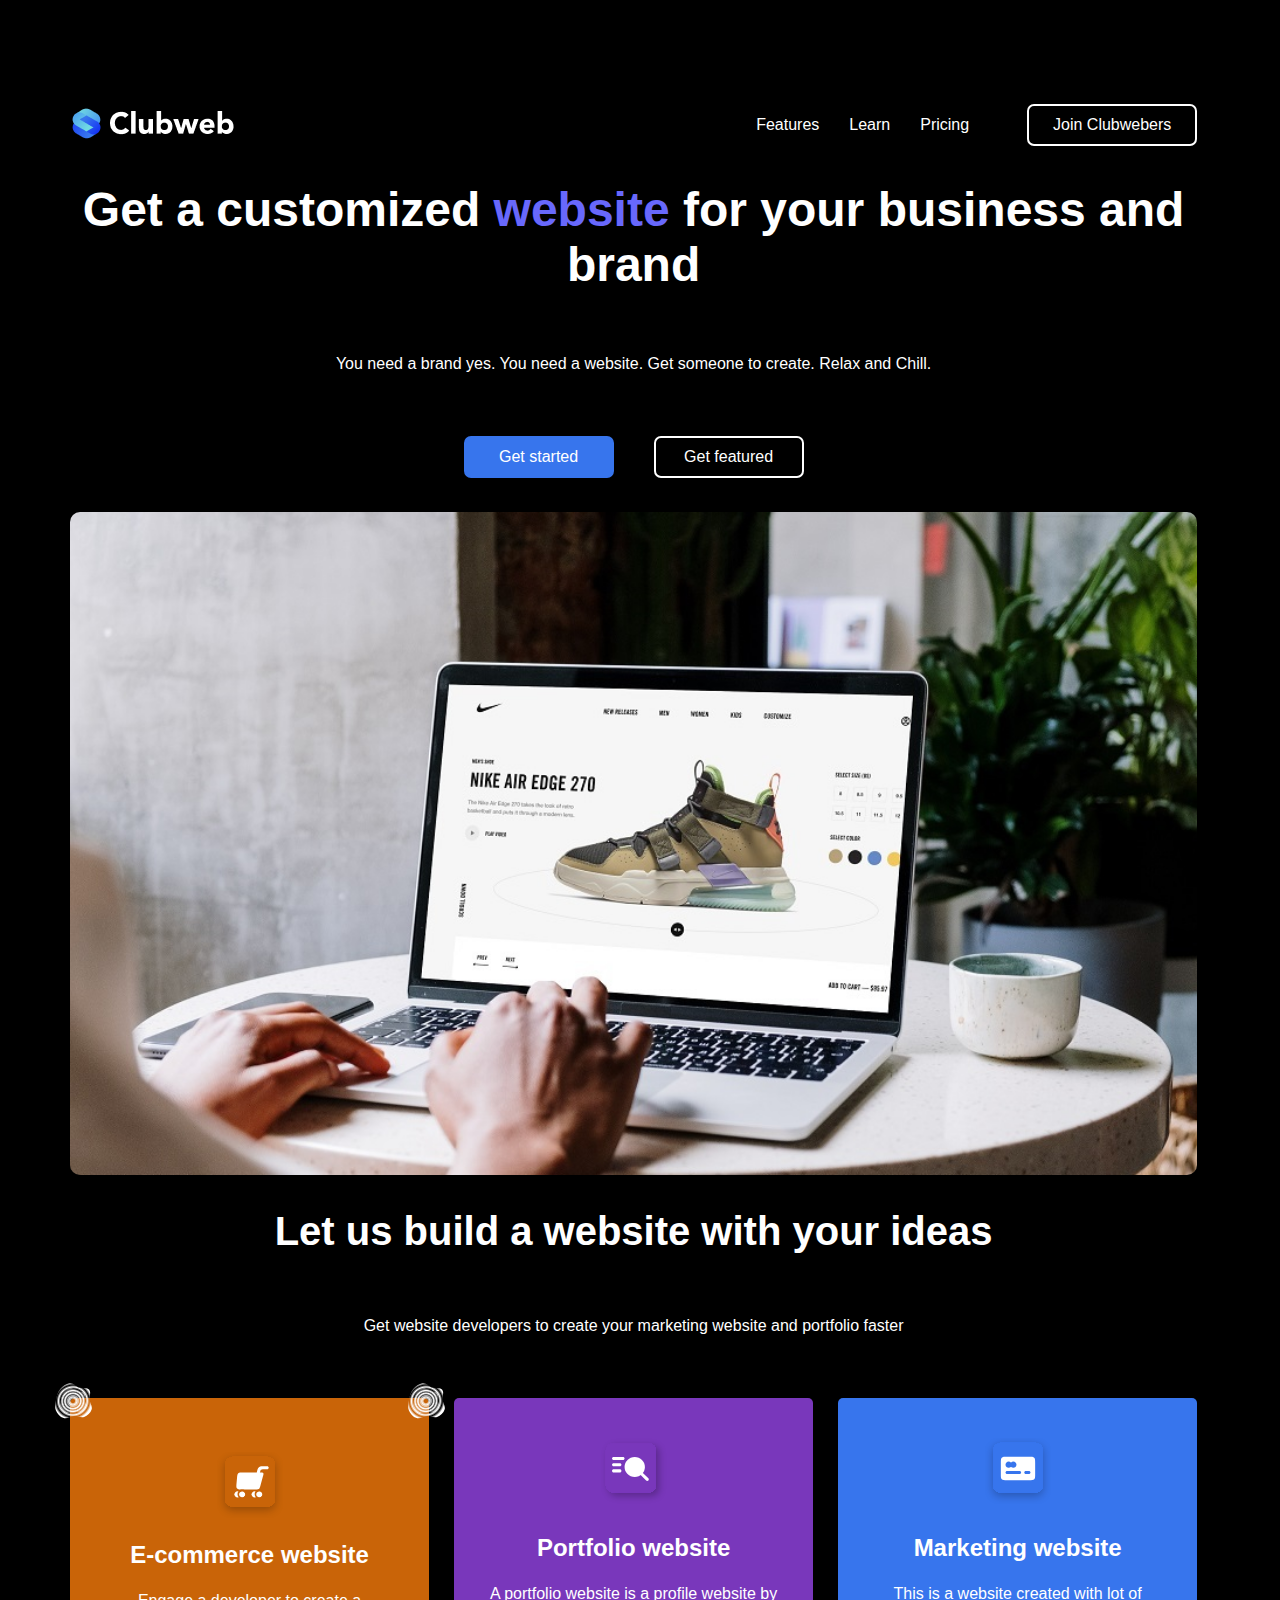
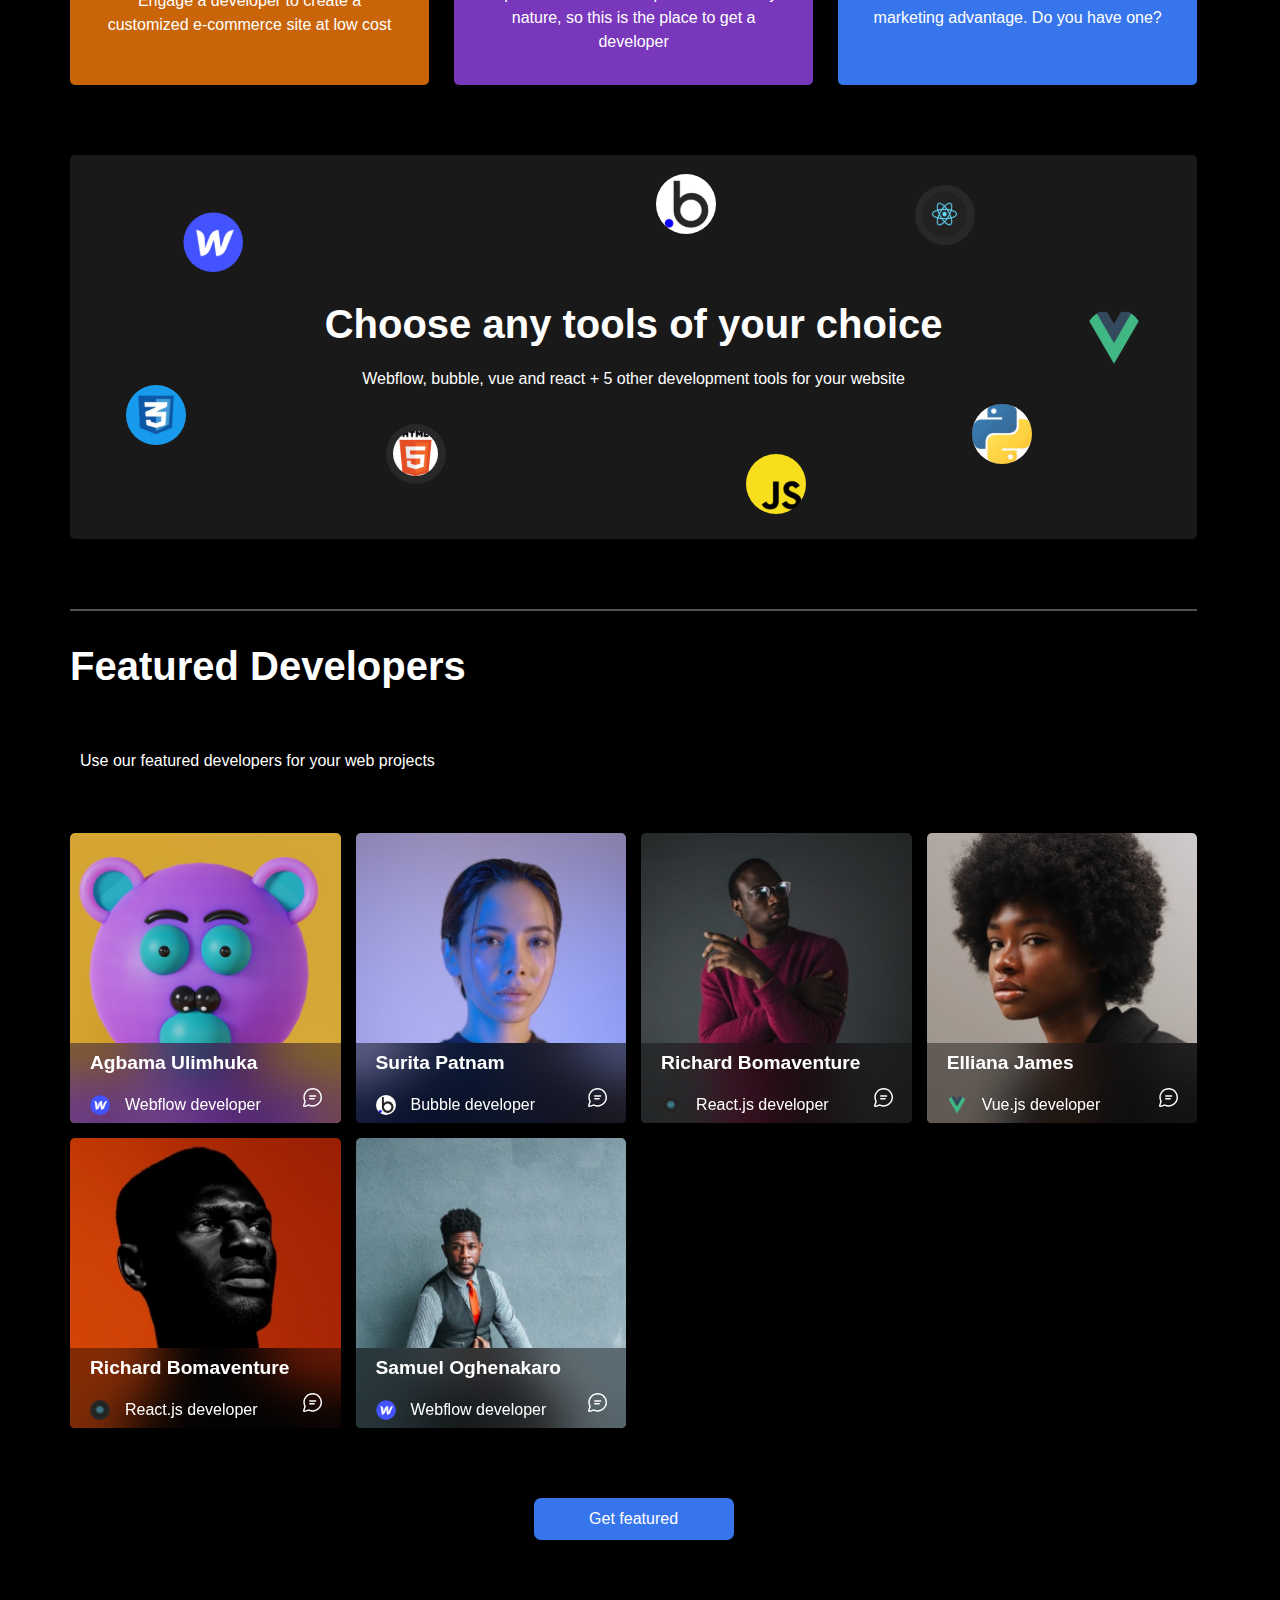
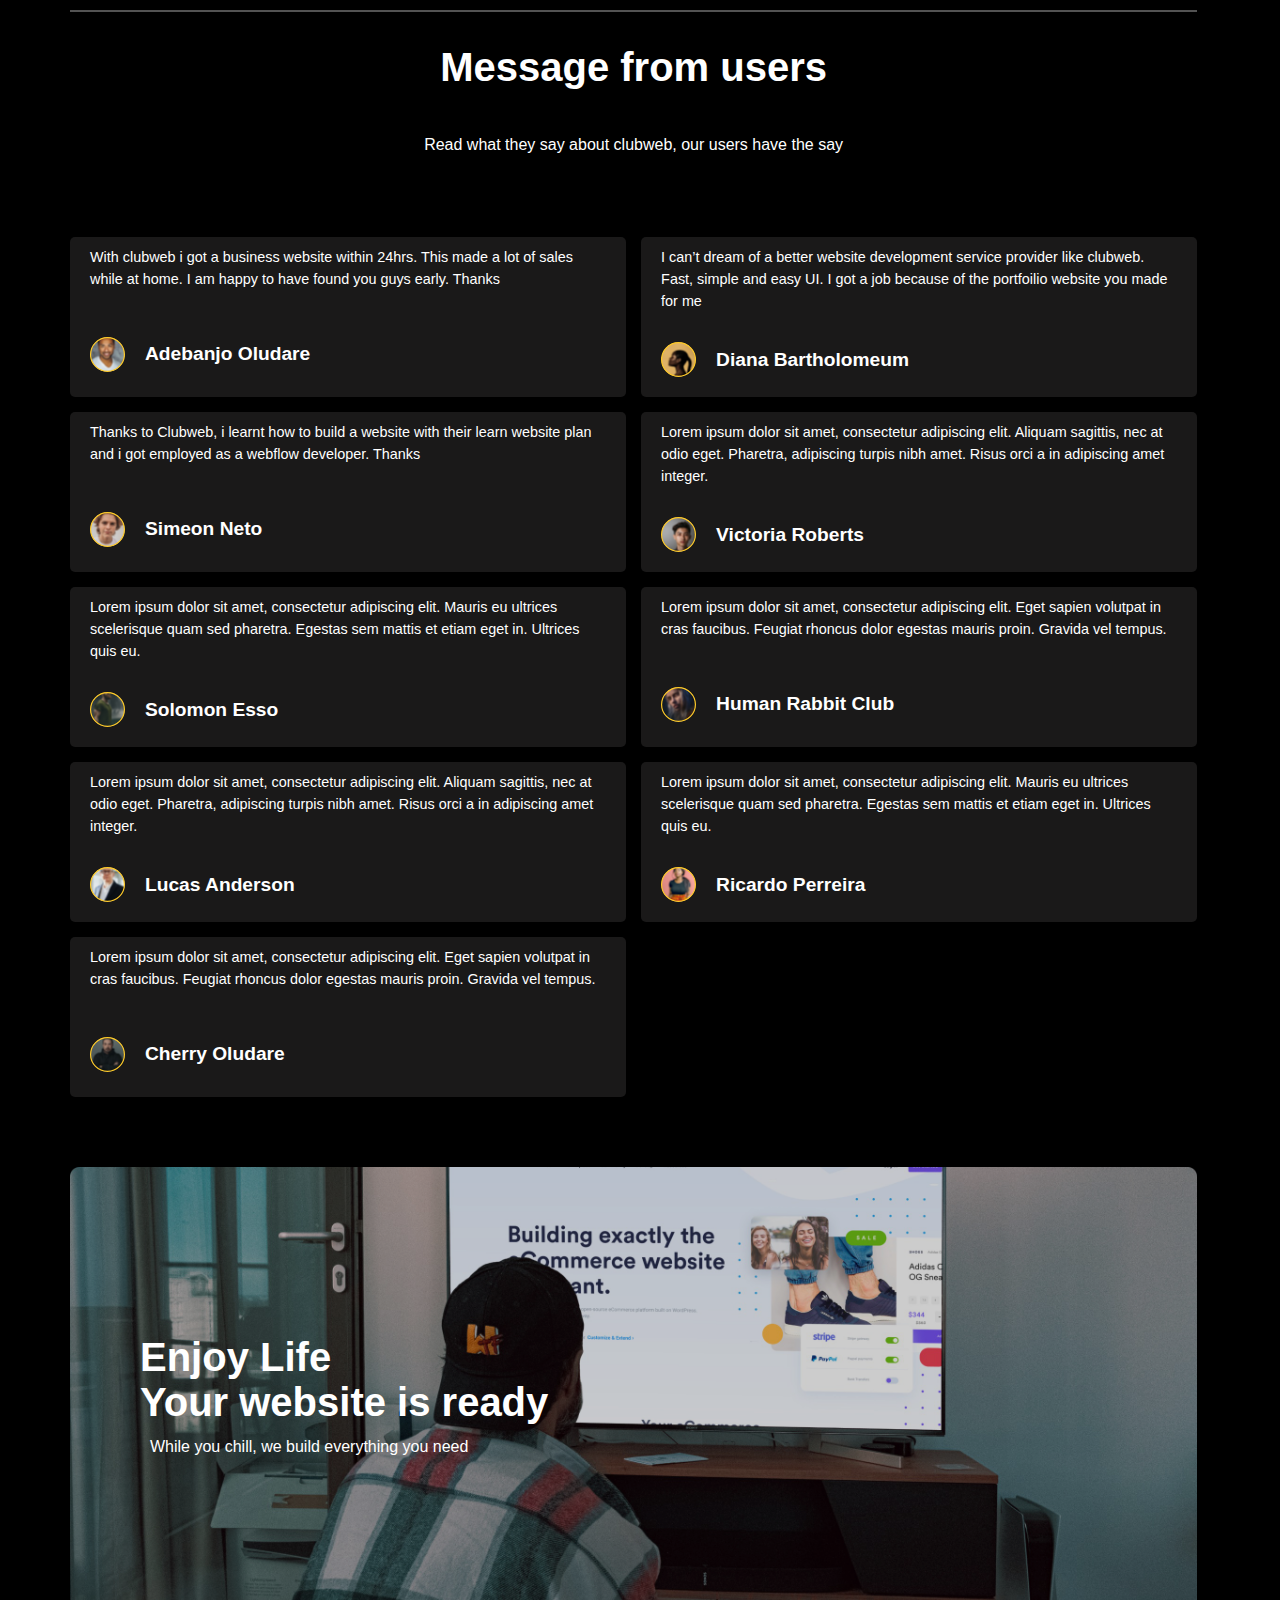
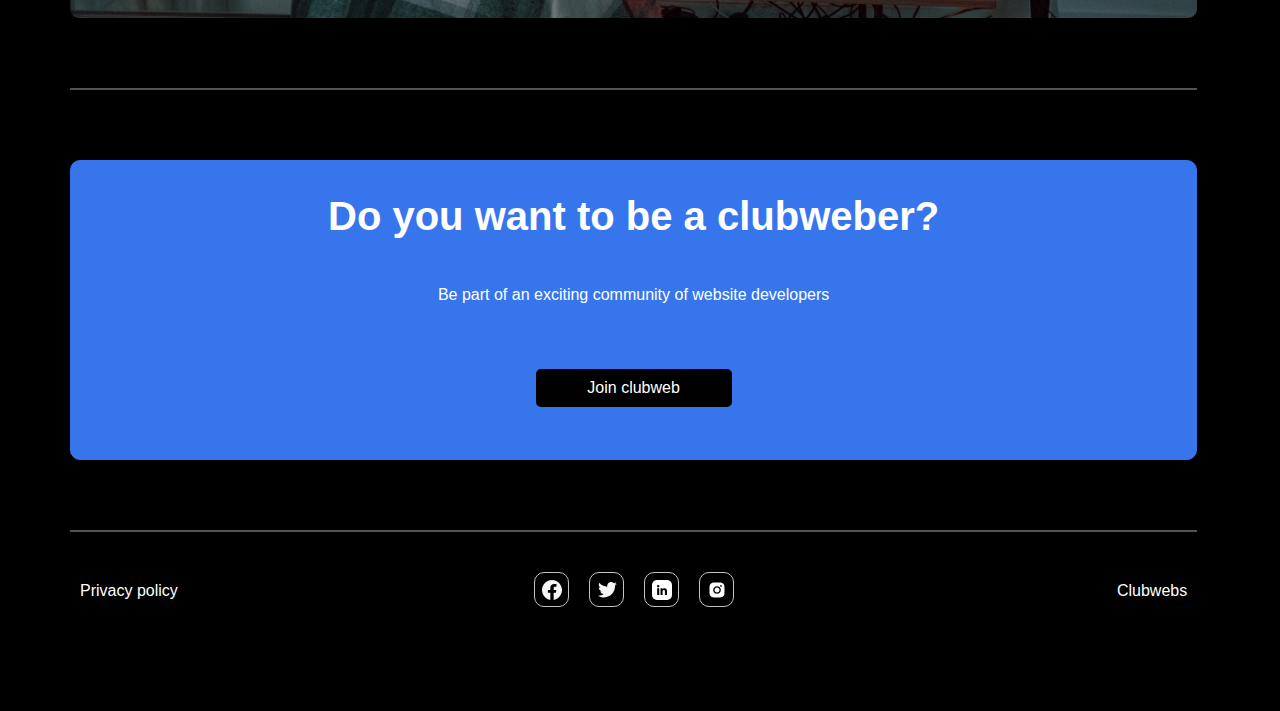
<file: index.html>
<!DOCTYPE html>
<html lang="en">
    <head>
        <meta charset="utf-8">
        <title>Simple page Design</title>
        <meta name="viewport" content="width=device-width">
        <link href="protsushyn-exam.v.2.0.css" rel="stylesheet" type="text/css">
    </head>

    <body>
        <header>
            <div class="header">
                <img src="images/clubweb.png" alt="Clubweb icon">
                <ul>
                    <li><a href="">Features</a></li>
                    <li><a href="">Learn</a></li>
                    <li><a href="">Pricing</a></li>
                </ul>
                <a class="btn join-clubwebers" href="">Join Clubwebers</a>
            </div>
        </header>

        <main>
            <section> <!--section 1-->
                <h1>Get a customized <a href="">website</a> for your business and brand</h1>
                <p id="margin-tb-50px">You need a brand yes. You need a website. Get someone to create. Relax and Chill.</p>
                <div class="wrapper">
                    <a class="btn btn-blue" href="">Get started</a>
                    <a class="btn btn-dark" href="">Get featured</a>
                </div>
            </section>

            <img class="laptop" src="images/laptop2.jpg" alt="Man with laptop">

            <section> <!--section 2-->
                <h2>Let us build a website with your ideas</h2>
                <p id="margin-tb-50px">Get website developers to create your marketing website and portfolio faster</p>
            
                <div class="three-image">
                    <div class="card-idea card-e-commerce">
                        <div class="card-e-commerce-web-icons">
                            <img class="card-idea__img card-e-commerce__web-icon1" src="images/web.svg" alt="web corners">
                            <img class="card-idea__img card-e-commerce__web-icon2" src="images/web.svg" alt="web corners">
                        </div>
                        <img class="card-idea__img card-e-commerce-img" src="images/e-commerce.svg" alt="e-commerce icon">
                        <div class="card-e-commerce-text card-text">
                            <h4>E-commerce website</h4>
                            <p>Engage a developer to create a customized e-commerce site at low cost</p>
                        </div>
                    </div>

                    <div class="card-idea card-portfolio">
                        <img class="card-idea__img card-portfolio-img" src="images/portfolio.svg" alt="portfolio icon">
                        <div class="card-portfolio-text card-text">
                            <h4>Portfolio website</h4>
                            <p>A portfolio website is a profile website by nature, so this is the place to get a developer</p>
                        </div>
                    </div>

                    <div class="card-idea card-marketing">
                        <img class="card-idea__img card-marketing-img" src="images/marketing.svg" alt="marketing icon">
                        <div class="card-marketing-text card-text">
                            <h4>Marketing website</h4>
                            <p>This is a website created with lot of marketing advantage. Do you have one?</p>
                        </div>
                    </div>
                </div>

                <div class="choose">
                    <img src="images/choose/webflow.svg" alt="webflow icon">
                    <img src="images/choose/bubble.svg" alt="bubble icon">
                    <img src="images/choose/react.svg" alt="react icon">
                    <img src="images/choose/css.svg" alt="css icon">
                    <img src="images/choose/html5.svg" alt="html5 icon">
                    <img src="images/choose/js.svg" alt="js icon">
                    <img src="images/choose/other.svg" alt="other icon">
                    <img src="images/choose/vue.svg" alt="vue icon">
                    <h2>Choose any tools of your choice</h2>
                    <p>Webflow, bubble, vue and react + 5 other development tools for your website</p>
                </div>
            </section>

            <div class="br"> </div>

            <section> <!--section 3-->
                <h2>Featured Developers</h2>
                <p id="margin-tb-50px">Use our featured developers for your web projects</p>

                <div class="developers">
                    <div class="card-dev">
                        <img class="card-dev__bg-img" src="images/developers/agbama.jpg" alt="Agbama developer">
                        <div class="card-dev__caption">
                            <div class="card-dev__info">
                                <h5 class="card-dev__title">Agbama Ulimhuka</h5>
                                <div class="card-dev__skill">
                                    <img class="card-dev__icon" src="images/choose/webflow.svg" alt="webflow icon">
                                    <p>Webflow developer</p>
                                </div>
                                <img class="card-dev__comment-icon card-dev__icon" src="images/developers/com.svg" alt="comment icon">
                            </div>
                        </div>
                    </div>
                    <div class="card-dev">
                        <img class="card-dev__bg-img" src="images/developers/surita.jpg" alt="Surita developer">
                        <div class="card-dev__caption">
                            <div class="card-dev__info">
                                <h5 class="card-dev__title">Surita Patnam</h5>
                                <div class="card-dev__skill">
                                    <img class="card-dev__icon" src="images/choose/bubble.svg" alt="bubble icon">
                                    <p>Bubble developer</p>
                                </div>
                                <img class="card-dev__comment-icon card-dev__icon" src="images/developers/com.svg" alt="comment icon">
                            </div>
                        </div>
                    </div>
                    <div class="card-dev">
                        <img class="card-dev__bg-img" src="images/developers/richard2.jpg" alt="Richard developer second photo">
                        <div class="card-dev__caption">
                            <div class="card-dev__info">
                                <h5 class="card-dev__title">Richard Bomaventure</h5>
                                <div class="card-dev__skill">
                                    <img class="card-dev__icon" src="images/choose/react.svg" alt="react icon">
                                    <p>React.js developer</p>
                                </div>
                                <img class="card-dev__comment-icon card-dev__icon" src="images/developers/com.svg" alt="comment icon">
                            </div>
                        </div>
                    </div>
                    <div class="card-dev">
                        <img class="card-dev__bg-img" src="images/developers/elliana.jpg" alt="Elliana developer">
                        <div class="card-dev__caption">
                            <div class="card-dev__info">
                                <h5 class="card-dev__title">Elliana James</h5>
                                <div class="card-dev__skill">
                                    <img class="card-dev__icon" src="images/choose/vue.svg" alt="vue icon">
                                    <p>Vue.js developer</p>
                                </div>
                                <img class="card-dev__comment-icon card-dev__icon" src="images/developers/com.svg" alt="comment icon">
                            </div>
                        </div>
                    </div>
                    <div class="card-dev">
                        <img class="card-dev__bg-img" src="images/developers/richard.jpg" alt="Richard developer">
                        <div class="card-dev__caption">
                            <div class="card-dev__info">
                                <h5 class="card-dev__title">Richard Bomaventure</h5>
                                <div class="card-dev__skill">
                                    <img class="card-dev__icon" src="images/choose/react.svg" alt="react icon">
                                    <p>React.js developer</p>
                                </div>
                                <img class="card-dev__comment-icon card-dev__icon" src="images/developers/com.svg" alt="comment icon">
                            </div>
                        </div>
                    </div>
                    <div class="card-dev">
                        <img class="card-dev__bg-img" src="images/developers/samuel.jpg" alt="Samuel developer">
                        <div class="card-dev__caption">
                            <div class="card-dev__info">
                                <h5 class="card-dev__title">Samuel Oghenakaro</h5>
                                <div class="card-dev__skill">
                                    <img class="card-dev__icon" src="images/choose/webflow.svg" alt="webflow icon">
                                    <p>Webflow developer</p>
                                </div>
                                <img class="card-dev__comment-icon card-dev__icon" src="images/developers/com.svg" alt="comment icon">
                            </div>
                        </div>
                    </div>
                </div>
                <a class="btn btn-blue" href="">Get featured</a>
            </section>

            <div class="br"></div>

            <section> <!--section 4-->
                <h2>Message from users</h2>
                <p>Read what they say about clubweb, our users have the say</p>

                <div class="comments">
                    <div class="comment-card">
                        <p>With clubweb i got a business website within 24hrs. This made a lot of sales while at home. I am happy to have found you guys early. Thanks</p>
                        <img src="images/comments/adebanjo.svg" alt="Comment from customer">
                        <h5>Adebanjo Oludare</h5>
                    </div>
                    <div class="comment-card">
                        <p>I can’t dream of a better website development service provider like clubweb. Fast, simple and easy UI. I got a job because of the portfoilio website you made for me</p>
                        <img src="images/comments/diana.svg" alt="Comment from customer">
                        <h5>Diana Bartholomeum</h5>
                    </div>
                    <div class="comment-card">
                        <p>Thanks to Clubweb, i learnt how to build a website with their learn website plan and i got employed as a webflow developer. Thanks</p>
                        <img src="images/comments/simeon.svg" alt="Comment from customer">
                        <h5>Simeon Neto</h5>
                    </div>
                    <div class="comment-card">
                        <p>Lorem ipsum dolor sit amet, consectetur adipiscing elit. Aliquam sagittis, nec at odio eget. Pharetra, adipiscing turpis nibh amet. Risus orci a in adipiscing amet integer.</p>
                        <img src="images/comments/victoria.svg" alt="Comment from customer">
                        <h5>Victoria Roberts</h5>
                    </div>
                    <div class="comment-card">
                        <p>Lorem ipsum dolor sit amet, consectetur adipiscing elit. Mauris eu ultrices scelerisque quam sed pharetra. Egestas sem mattis et etiam eget in. Ultrices quis eu.</p>
                        <img src="images/comments/solomon.svg" alt="Comment from customer">
                        <h5>Solomon Esso</h5>
                    </div>
                    <div class="comment-card">
                        <p>Lorem ipsum dolor sit amet, consectetur adipiscing elit. Eget sapien volutpat in cras faucibus. Feugiat rhoncus dolor egestas mauris proin. Gravida vel tempus.</p>
                        <img src="images/comments/human.svg" alt="Comment from customer">
                        <h5>Human Rabbit Club</h5>
                    </div>
                    <div class="comment-card">
                        <p>Lorem ipsum dolor sit amet, consectetur adipiscing elit. Aliquam sagittis, nec at odio eget. Pharetra, adipiscing turpis nibh amet. Risus orci a in adipiscing amet integer.</p>
                        <img src="images/comments/lucas.svg" alt="Comment from customer">
                        <h5>Lucas Anderson</h5>
                    </div>
                    <div class="comment-card">
                        <p>Lorem ipsum dolor sit amet, consectetur adipiscing elit. Mauris eu ultrices scelerisque quam sed pharetra. Egestas sem mattis et etiam eget in. Ultrices quis eu.</p>
                        <img src="images/comments/ricardo.svg" alt="Comment from customer">
                        <h5>Ricardo Perreira</h5>
                    </div>
                    <div class="comment-card">
                        <p>Lorem ipsum dolor sit amet, consectetur adipiscing elit. Eget sapien volutpat in cras faucibus. Feugiat rhoncus dolor egestas mauris proin. Gravida vel tempus.</p>
                        <img src="images/comments/cherry.svg" alt="Comment from customer">
                        <h5>Cherry Oludare</h5>
                    </div>
                </div>
            </section>

            <div class="website">
                <picture>
                    <source media="(max-width: 670px)" srcset="images/website-small.png">
                    <source media="(min-width: 671px)" srcset="images/website.jpg">
                    <img src="images/website.jpg" alt="Your site is ready, image">
                </picture>
                <h2>Enjoy Life <br>Your website is ready</h2>
                <p>While you chill, we build everything you need</p>
            </div>
            
            <div class="br"></div>

            <section> <!--Section 5 Clubweber-->
                <div class="clubweber">
                    <h2>Do you want to be a clubweber?</h2>
                    <p>Be part of an exciting community of website developers</p>

                    <a class="btn btn-dark" href="">Join clubweb</a>
                </div>
            </section>

            <div class="br"></div>
        </main>

        <footer>
            <p><a href="">Privacy policy</a></p>
            <div class="social">
                <a href=""><img src="images/social/facebook.svg" alt="Facebook icon"></a>
                <a href=""><img src="images/social/twitter.svg" alt="Twitter icon"></a>
                <a href=""><img src="images/social/linkedin.svg" alt="Linkedin icon"></a>
                <a href=""><img src="images/social/instagram.svg" alt="Instagram icon"></a>
            </div>
            <p><a href="">Clubwebs</a></p>
        </footer>
    </body>
</html>
</file>
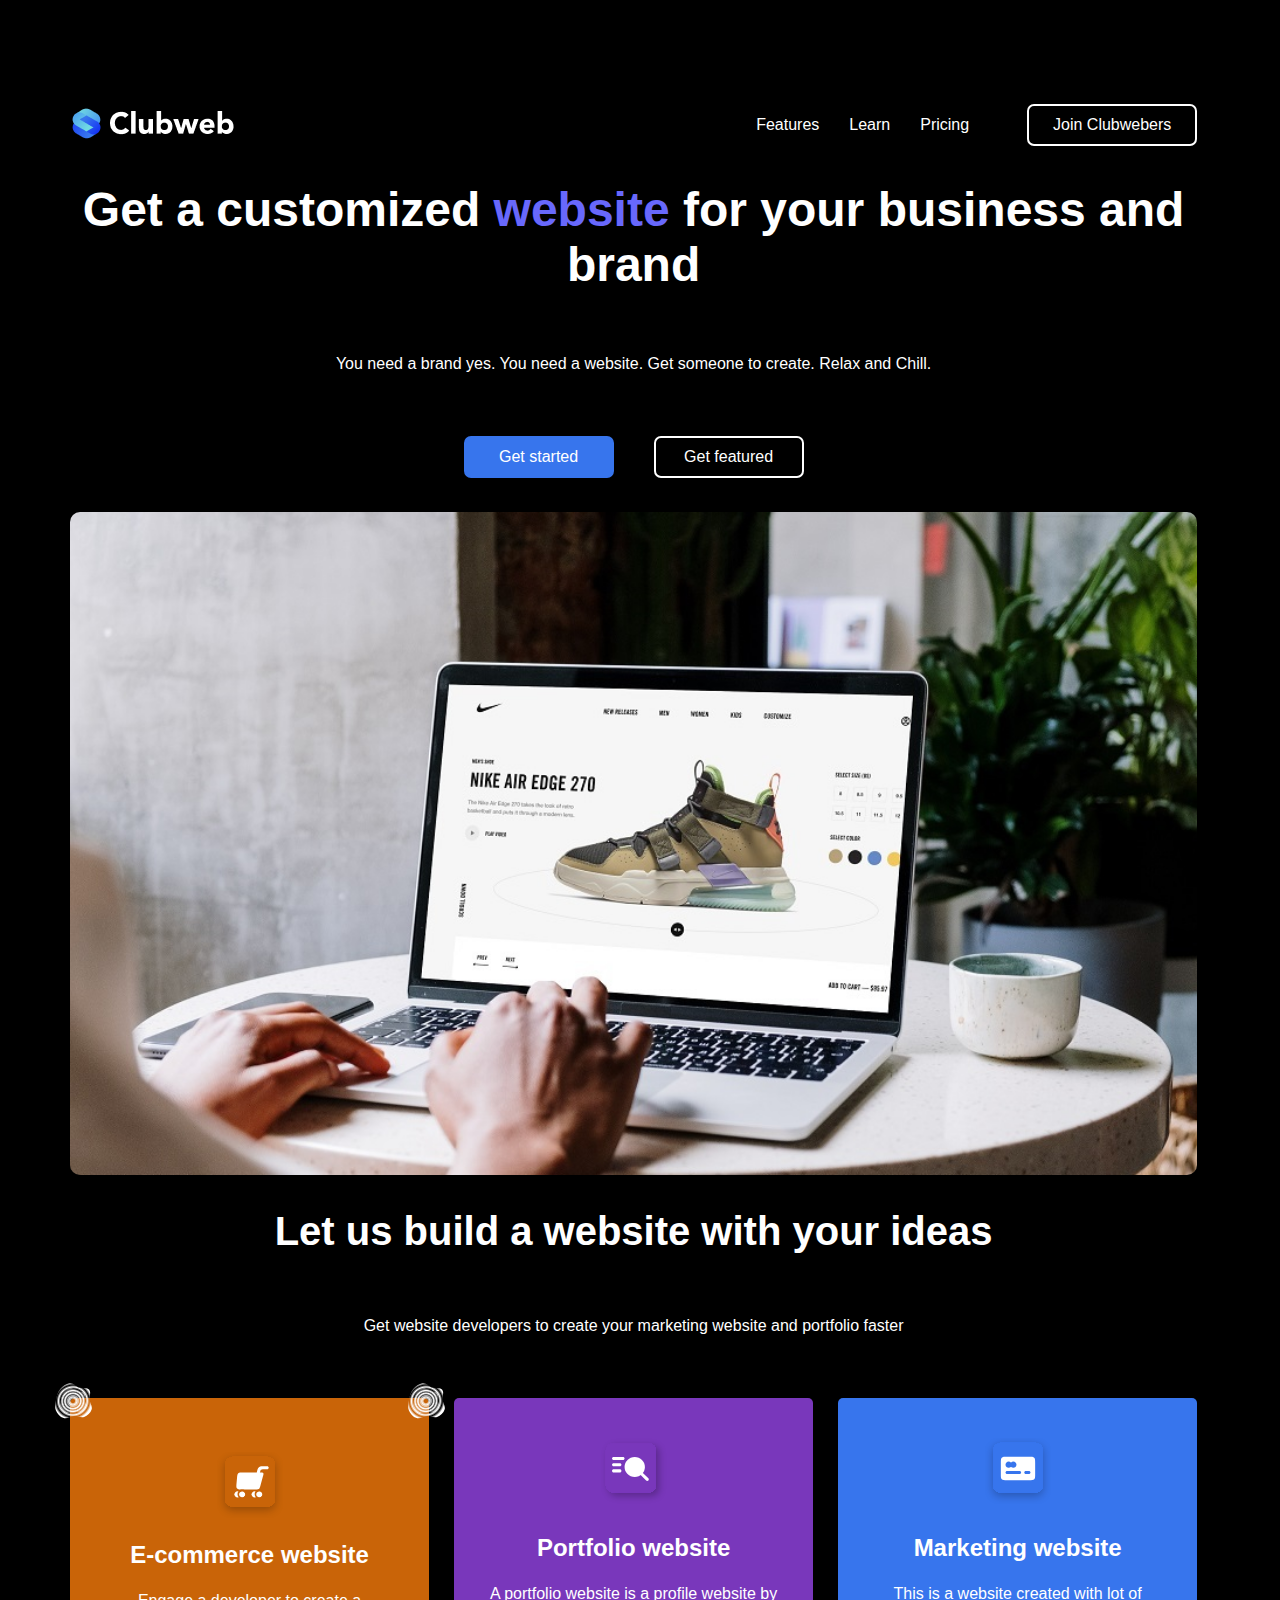
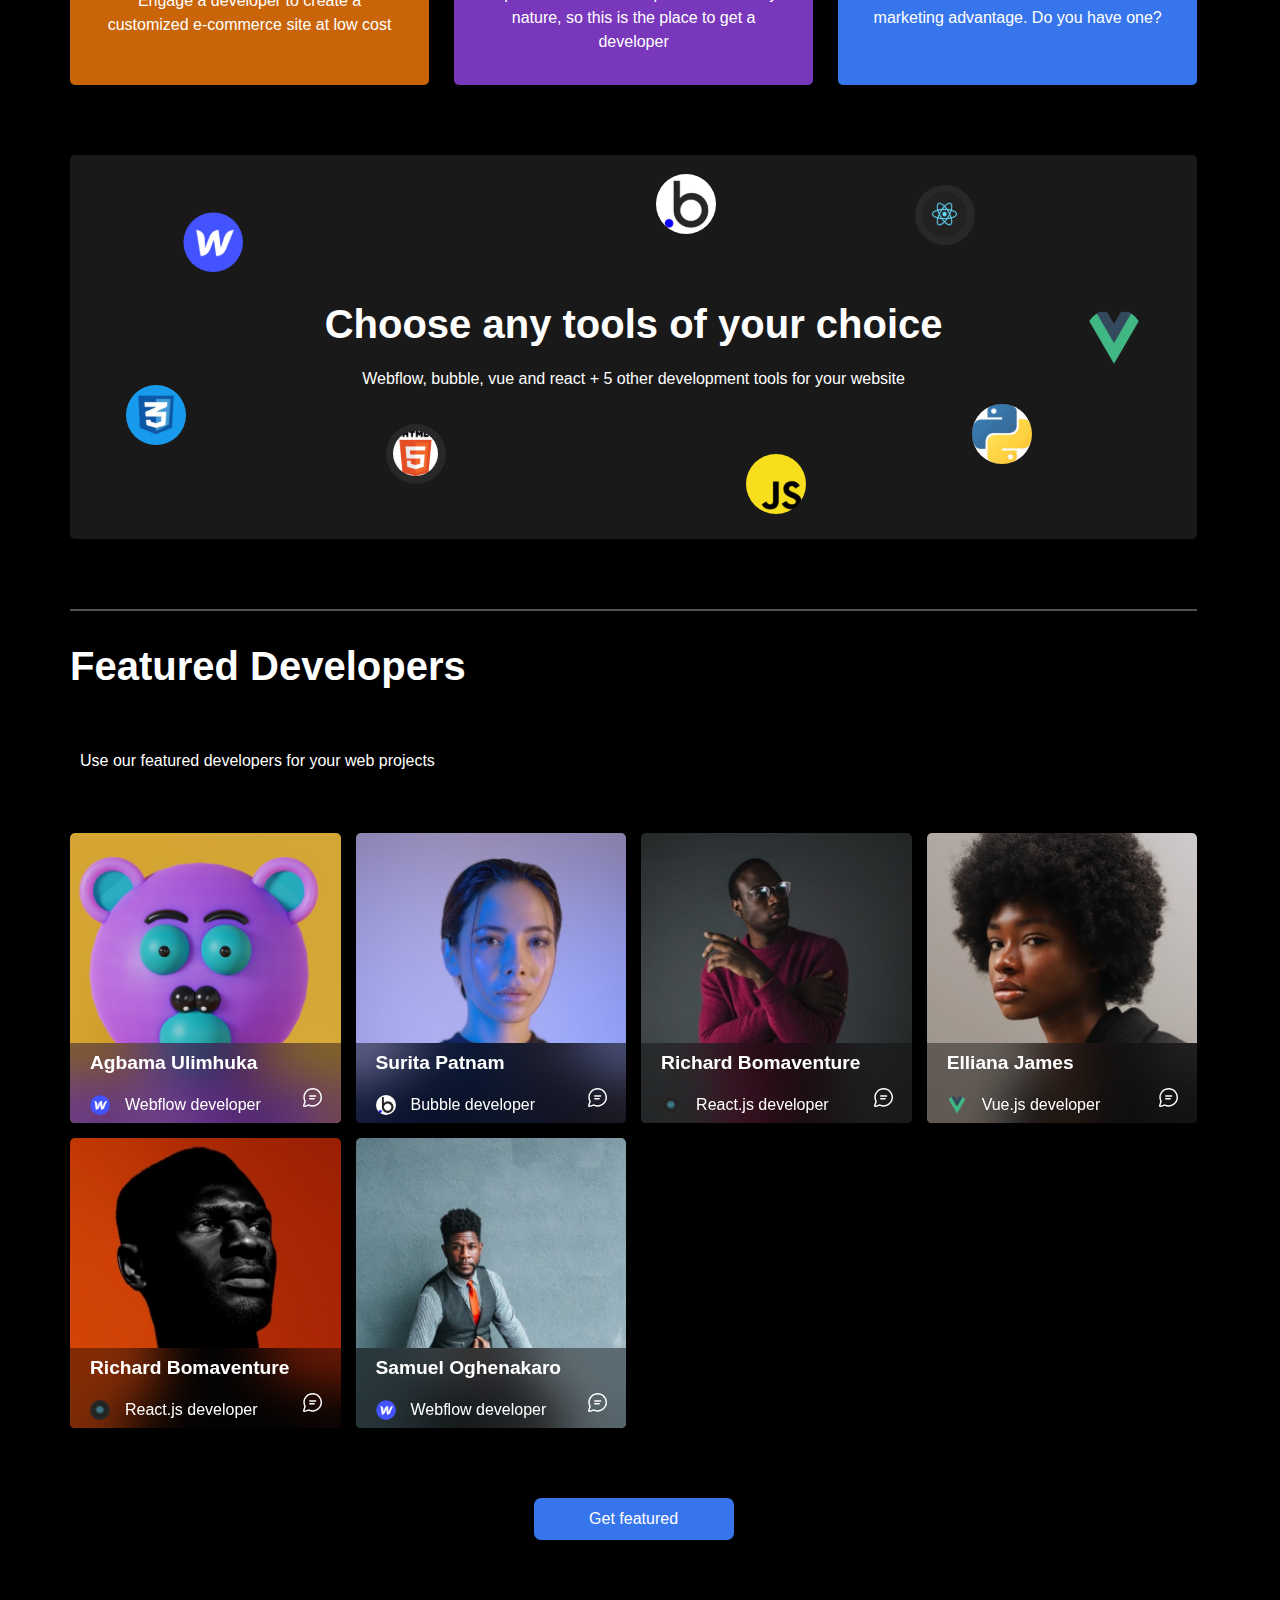
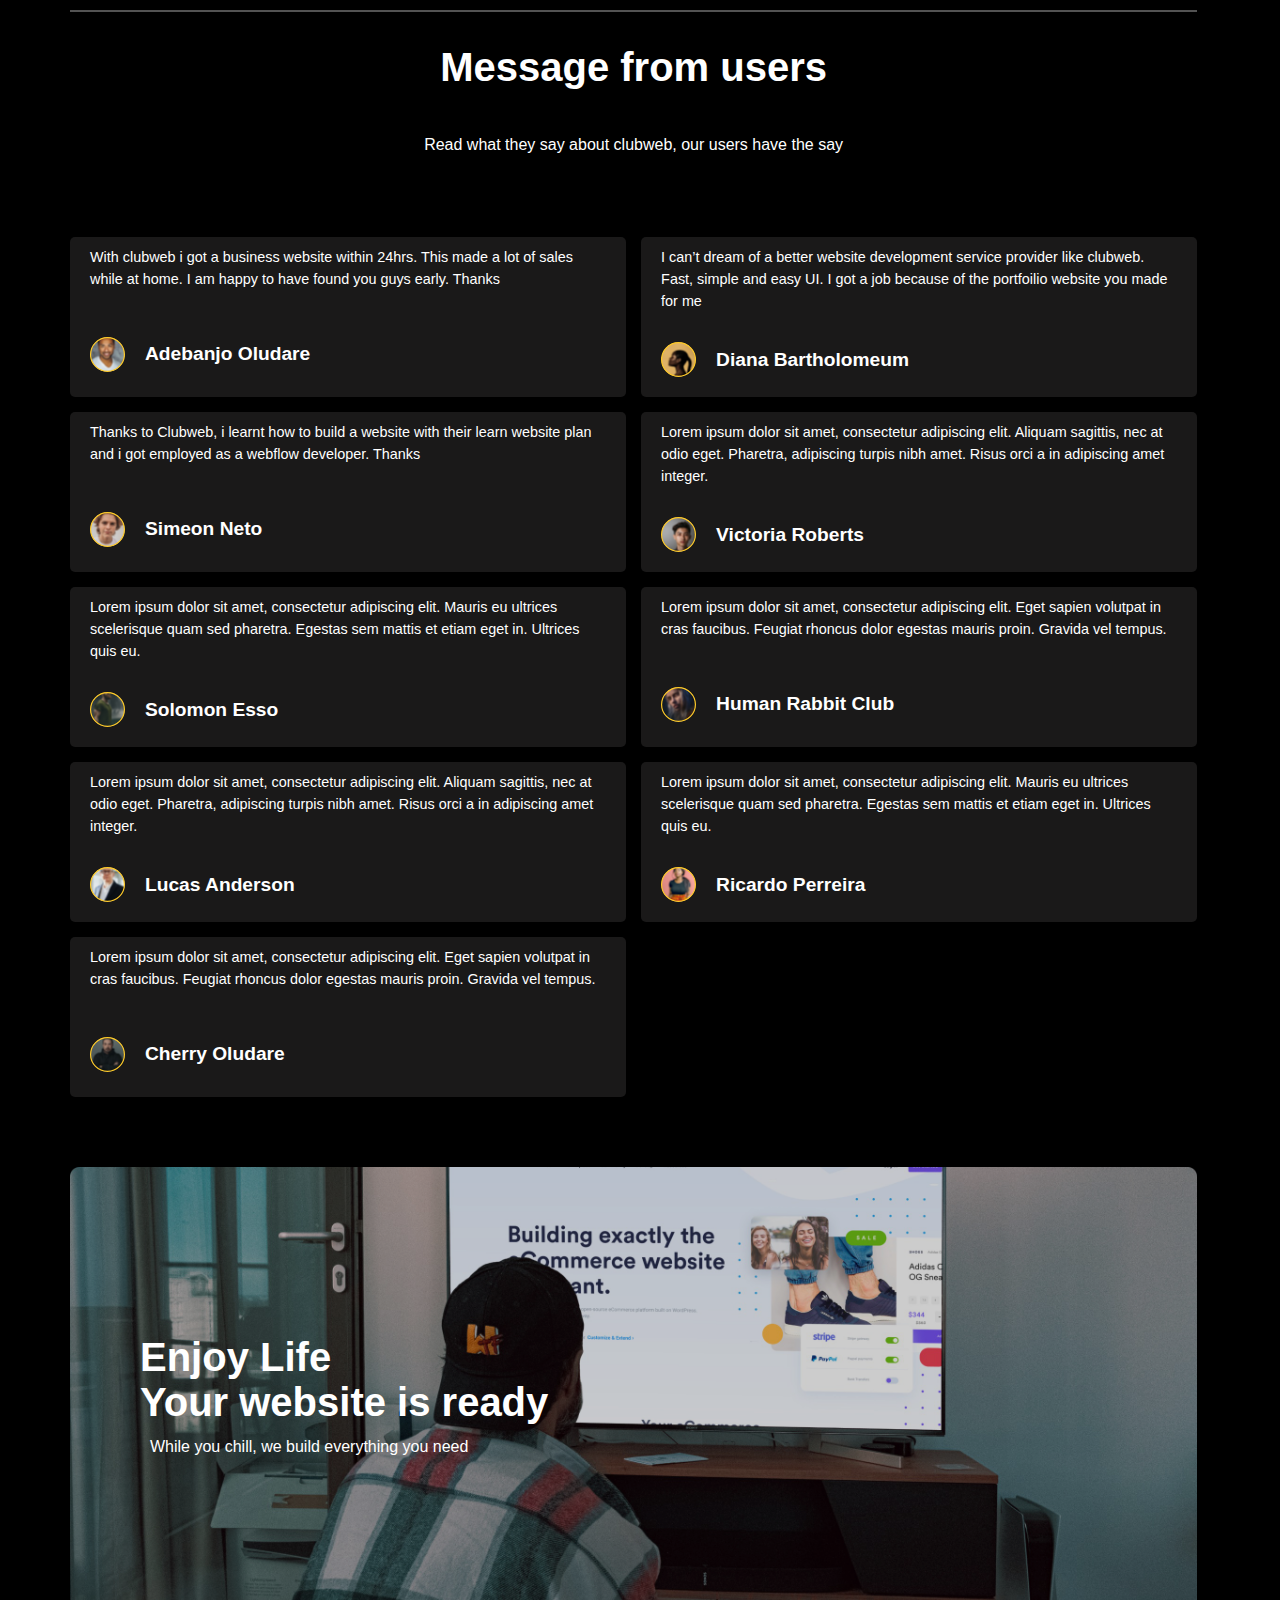
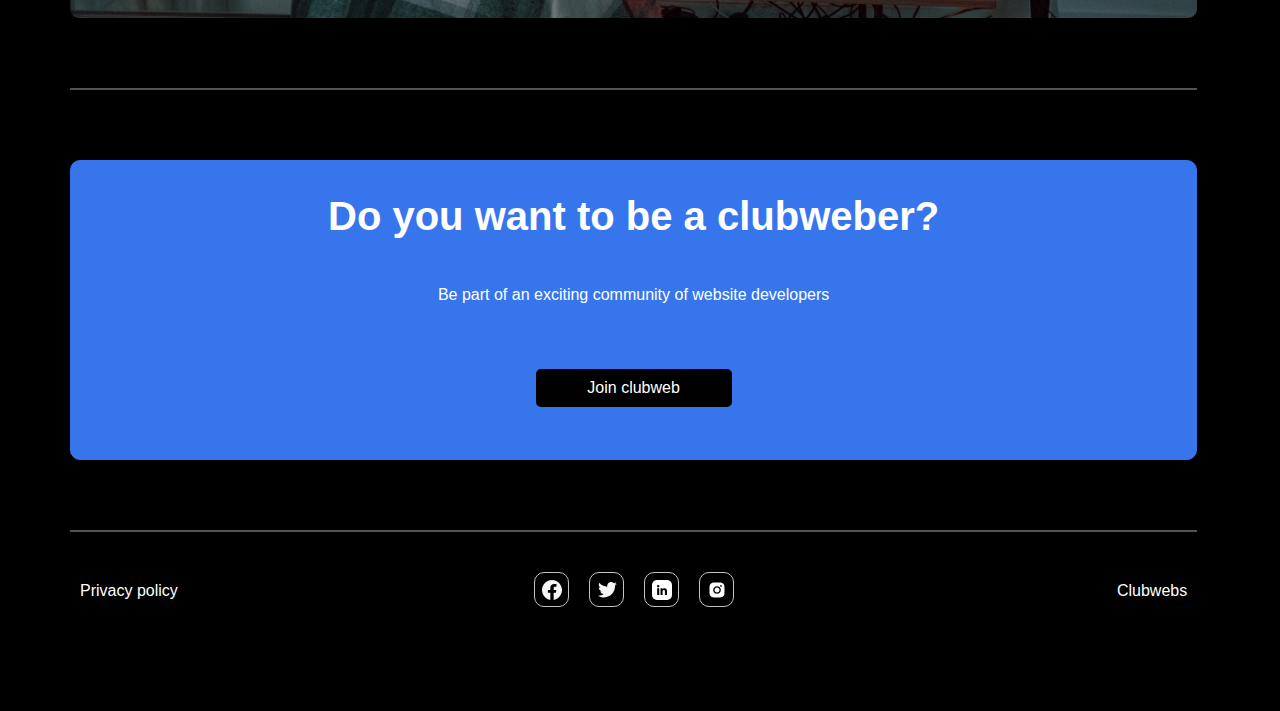
<file: protsushyn-exam.v.2.0.html>
<!DOCTYPE html>
<html lang="en">
    <head>
        <meta charset="utf-8">
        <title>Simple page Design</title>
        <meta name="viewport" content="width=device-width">
        <link href="protsushyn-exam.v.2.0.css" rel="stylesheet" type="text/css">
    </head>

    <body>
        <header>
            <div class="header">
                <img src="images/clubweb.png" alt="Clubweb icon">
                <ul>
                    <li><a href="">Features</a></li>
                    <li><a href="">Learn</a></li>
                    <li><a href="">Pricing</a></li>
                </ul>
                <a class="btn join-clubwebers" href="">Join Clubwebers</a>
            </div>
        </header>

        <main>
            <section> <!--section 1-->
                <h1>Get a customized <a href="">website</a> for your business and brand</h1>
                <p id="margin-tb-50px">You need a brand yes. You need a website. Get someone to create. Relax and Chill.</p>
                <div class="wrapper">
                    <a class="btn btn-blue" href="">Get started</a>
                    <a class="btn btn-dark" href="">Get featured</a>
                </div>
            </section>

            <img class="laptop" src="images/laptop2.jpg" alt="Man with laptop">

            <section> <!--section 2-->
                <h2>Let us build a website with your ideas</h2>
                <p id="margin-tb-50px">Get website developers to create your marketing website and portfolio faster</p>
            
                <div class="three-image">
                    <div class="card-idea card-e-commerce">
                        <div class="card-e-commerce-web-icons">
                            <img class="card-idea__img card-e-commerce__web-icon1" src="images/web.svg" alt="web corners">
                            <img class="card-idea__img card-e-commerce__web-icon2" src="images/web.svg" alt="web corners">
                        </div>
                        <img class="card-idea__img card-e-commerce-img" src="images/e-commerce.svg" alt="e-commerce icon">
                        <div class="card-e-commerce-text card-text">
                            <h4>E-commerce website</h4>
                            <p>Engage a developer to create a customized e-commerce site at low cost</p>
                        </div>
                    </div>

                    <div class="card-idea card-portfolio">
                        <img class="card-idea__img card-portfolio-img" src="images/portfolio.svg" alt="portfolio icon">
                        <div class="card-portfolio-text card-text">
                            <h4>Portfolio website</h4>
                            <p>A portfolio website is a profile website by nature, so this is the place to get a developer</p>
                        </div>
                    </div>

                    <div class="card-idea card-marketing">
                        <img class="card-idea__img card-marketing-img" src="images/marketing.svg" alt="marketing icon">
                        <div class="card-marketing-text card-text">
                            <h4>Marketing website</h4>
                            <p>This is a website created with lot of marketing advantage. Do you have one?</p>
                        </div>
                    </div>
                </div>

                <div class="choose">
                    <img src="images/choose/webflow.svg" alt="webflow icon">
                    <img src="images/choose/bubble.svg" alt="bubble icon">
                    <img src="images/choose/react.svg" alt="react icon">
                    <img src="images/choose/css.svg" alt="css icon">
                    <img src="images/choose/html5.svg" alt="html5 icon">
                    <img src="images/choose/js.svg" alt="js icon">
                    <img src="images/choose/other.svg" alt="other icon">
                    <img src="images/choose/vue.svg" alt="vue icon">
                    <h2>Choose any tools of your choice</h2>
                    <p>Webflow, bubble, vue and react + 5 other development tools for your website</p>
                </div>
            </section>

            <div class="br"> </div>

            <section> <!--section 3-->
                <h2>Featured Developers</h2>
                <p id="margin-tb-50px">Use our featured developers for your web projects</p>

                <div class="developers">
                    <div class="card-dev">
                        <img class="card-dev__bg-img" src="images/developers/agbama.jpg" alt="Agbama developer">
                        <div class="card-dev__caption">
                            <div class="card-dev__info">
                                <h5 class="card-dev__title">Agbama Ulimhuka</h5>
                                <div class="card-dev__skill">
                                    <img class="card-dev__icon" src="images/choose/webflow.svg" alt="webflow icon">
                                    <p>Webflow developer</p>
                                </div>
                                <img class="card-dev__comment-icon card-dev__icon" src="images/developers/com.svg" alt="comment icon">
                            </div>
                        </div>
                    </div>
                    <div class="card-dev">
                        <img class="card-dev__bg-img" src="images/developers/surita.jpg" alt="Surita developer">
                        <div class="card-dev__caption">
                            <div class="card-dev__info">
                                <h5 class="card-dev__title">Surita Patnam</h5>
                                <div class="card-dev__skill">
                                    <img class="card-dev__icon" src="images/choose/bubble.svg" alt="bubble icon">
                                    <p>Bubble developer</p>
                                </div>
                                <img class="card-dev__comment-icon card-dev__icon" src="images/developers/com.svg" alt="comment icon">
                            </div>
                        </div>
                    </div>
                    <div class="card-dev">
                        <img class="card-dev__bg-img" src="images/developers/richard2.jpg" alt="Richard developer second photo">
                        <div class="card-dev__caption">
                            <div class="card-dev__info">
                                <h5 class="card-dev__title">Richard Bomaventure</h5>
                                <div class="card-dev__skill">
                                    <img class="card-dev__icon" src="images/choose/react.svg" alt="react icon">
                                    <p>React.js developer</p>
                                </div>
                                <img class="card-dev__comment-icon card-dev__icon" src="images/developers/com.svg" alt="comment icon">
                            </div>
                        </div>
                    </div>
                    <div class="card-dev">
                        <img class="card-dev__bg-img" src="images/developers/elliana.jpg" alt="Elliana developer">
                        <div class="card-dev__caption">
                            <div class="card-dev__info">
                                <h5 class="card-dev__title">Elliana James</h5>
                                <div class="card-dev__skill">
                                    <img class="card-dev__icon" src="images/choose/vue.svg" alt="vue icon">
                                    <p>Vue.js developer</p>
                                </div>
                                <img class="card-dev__comment-icon card-dev__icon" src="images/developers/com.svg" alt="comment icon">
                            </div>
                        </div>
                    </div>
                    <div class="card-dev">
                        <img class="card-dev__bg-img" src="images/developers/richard.jpg" alt="Richard developer">
                        <div class="card-dev__caption">
                            <div class="card-dev__info">
                                <h5 class="card-dev__title">Richard Bomaventure</h5>
                                <div class="card-dev__skill">
                                    <img class="card-dev__icon" src="images/choose/react.svg" alt="react icon">
                                    <p>React.js developer</p>
                                </div>
                                <img class="card-dev__comment-icon card-dev__icon" src="images/developers/com.svg" alt="comment icon">
                            </div>
                        </div>
                    </div>
                    <div class="card-dev">
                        <img class="card-dev__bg-img" src="images/developers/samuel.jpg" alt="Samuel developer">
                        <div class="card-dev__caption">
                            <div class="card-dev__info">
                                <h5 class="card-dev__title">Samuel Oghenakaro</h5>
                                <div class="card-dev__skill">
                                    <img class="card-dev__icon" src="images/choose/webflow.svg" alt="webflow icon">
                                    <p>Webflow developer</p>
                                </div>
                                <img class="card-dev__comment-icon card-dev__icon" src="images/developers/com.svg" alt="comment icon">
                            </div>
                        </div>
                    </div>
                </div>
                <a class="btn btn-blue" href="">Get featured</a>
            </section>

            <div class="br"></div>

            <section> <!--section 4-->
                <h2>Message from users</h2>
                <p>Read what they say about clubweb, our users have the say</p>

                <div class="comments">
                    <div class="comment-card">
                        <p>With clubweb i got a business website within 24hrs. This made a lot of sales while at home. I am happy to have found you guys early. Thanks</p>
                        <img src="images/comments/adebanjo.svg" alt="Comment from customer">
                        <h5>Adebanjo Oludare</h5>
                    </div>
                    <div class="comment-card">
                        <p>I can’t dream of a better website development service provider like clubweb. Fast, simple and easy UI. I got a job because of the portfoilio website you made for me</p>
                        <img src="images/comments/diana.svg" alt="Comment from customer">
                        <h5>Diana Bartholomeum</h5>
                    </div>
                    <div class="comment-card">
                        <p>Thanks to Clubweb, i learnt how to build a website with their learn website plan and i got employed as a webflow developer. Thanks</p>
                        <img src="images/comments/simeon.svg" alt="Comment from customer">
                        <h5>Simeon Neto</h5>
                    </div>
                    <div class="comment-card">
                        <p>Lorem ipsum dolor sit amet, consectetur adipiscing elit. Aliquam sagittis, nec at odio eget. Pharetra, adipiscing turpis nibh amet. Risus orci a in adipiscing amet integer.</p>
                        <img src="images/comments/victoria.svg" alt="Comment from customer">
                        <h5>Victoria Roberts</h5>
                    </div>
                    <div class="comment-card">
                        <p>Lorem ipsum dolor sit amet, consectetur adipiscing elit. Mauris eu ultrices scelerisque quam sed pharetra. Egestas sem mattis et etiam eget in. Ultrices quis eu.</p>
                        <img src="images/comments/solomon.svg" alt="Comment from customer">
                        <h5>Solomon Esso</h5>
                    </div>
                    <div class="comment-card">
                        <p>Lorem ipsum dolor sit amet, consectetur adipiscing elit. Eget sapien volutpat in cras faucibus. Feugiat rhoncus dolor egestas mauris proin. Gravida vel tempus.</p>
                        <img src="images/comments/human.svg" alt="Comment from customer">
                        <h5>Human Rabbit Club</h5>
                    </div>
                    <div class="comment-card">
                        <p>Lorem ipsum dolor sit amet, consectetur adipiscing elit. Aliquam sagittis, nec at odio eget. Pharetra, adipiscing turpis nibh amet. Risus orci a in adipiscing amet integer.</p>
                        <img src="images/comments/lucas.svg" alt="Comment from customer">
                        <h5>Lucas Anderson</h5>
                    </div>
                    <div class="comment-card">
                        <p>Lorem ipsum dolor sit amet, consectetur adipiscing elit. Mauris eu ultrices scelerisque quam sed pharetra. Egestas sem mattis et etiam eget in. Ultrices quis eu.</p>
                        <img src="images/comments/ricardo.svg" alt="Comment from customer">
                        <h5>Ricardo Perreira</h5>
                    </div>
                    <div class="comment-card">
                        <p>Lorem ipsum dolor sit amet, consectetur adipiscing elit. Eget sapien volutpat in cras faucibus. Feugiat rhoncus dolor egestas mauris proin. Gravida vel tempus.</p>
                        <img src="images/comments/cherry.svg" alt="Comment from customer">
                        <h5>Cherry Oludare</h5>
                    </div>
                </div>
            </section>

            <div class="website">
                <picture>
                    <source media="(max-width: 670px)" srcset="images/website-small.png">
                    <source media="(min-width: 671px)" srcset="images/website.jpg">
                    <img src="images/website.jpg" alt="Your site is ready, image">
                </picture>
                <h2>Enjoy Life <br>Your website is ready</h2>
                <p>While you chill, we build everything you need</p>
            </div>
            
            <div class="br"></div>

            <section> <!--Section 5 Clubweber-->
                <div class="clubweber">
                    <h2>Do you want to be a clubweber?</h2>
                    <p>Be part of an exciting community of website developers</p>

                    <a class="btn btn-dark" href="">Join clubweb</a>
                </div>
            </section>

            <div class="br"></div>
        </main>

        <footer>
            <p><a href="">Privacy policy</a></p>
            <div class="social">
                <a href=""><img src="images/social/facebook.svg" alt="Facebook icon"></a>
                <a href=""><img src="images/social/twitter.svg" alt="Twitter icon"></a>
                <a href=""><img src="images/social/linkedin.svg" alt="Linkedin icon"></a>
                <a href=""><img src="images/social/instagram.svg" alt="Instagram icon"></a>
            </div>
            <p><a href="">Clubwebs</a></p>
        </footer>
    </body>
</html>
</file>
<file: protsushyn-exam.v.2.0.css>
/*General settings*/

* {
    box-sizing: border-box;
}

body {
    background-color: black;
    margin: 0;
    color: white;
    width: 99vw;
    padding: 70px;
    font-family: Arial, Helvetica, sans-serif;
}

h1, h2, h3, h4, p {
    text-align: center;
}

h1 {
    font-size: 3rem;
}

h2 {
    font-size: 2.5rem;
}

h4 {
    font-size: 1.5rem;
}

h5 {
    font-size: 1.2rem;
}

a {
    text-decoration: none;
}

p {
    line-height: 1.5;
}

.br {
    margin: 10px auto;
    border: 1px solid rgb(83, 83, 83);
    width: 100%;
}

.btn {
    text-align: center;
    width: 150px;
    border: 2px solid white;
    border-radius: 7px;
    padding: 10px 0px;
    color: white;
}

.btn-blue {
    background-color: #3775ED;
    border-color: #3775ED;
}


/*Header style*/

.header ul {
    display: flex;
    padding: 0;
    justify-self: end;
    grid-column: 4;
}

.header ul li {
    list-style-type: none;
    margin-left: 1em;
    flex: 1;
}

.header li a {
    padding: 7px;
}

.header a {
    color: white;
}

.header {
    display: grid;
    grid-template-columns: 1fr 1fr 1fr 1fr 1fr;
    margin: 30px auto;
    align-items: center;
}

.join-clubwebers {
    padding: 10px 23px;
    width: 170px;
    justify-self: end;
    grid-column: 5;
}

@media screen and (max-width: 700px) {
    .header {
        display: grid;
        grid-template-columns: repeat(auto-fill, minmax(280px, 1fr));
        margin: 30px auto;
        align-items: center;
    }

    .join-clubwebers, .header ul {
        justify-self: center;
        grid-column: auto;
    }
}

@media screen and (max-width: 400px) {
    .header {
        grid-template-columns: repeat(auto-fill, minmax(150px, 1fr));
    }

    .join-clubwebers {
        padding: 10px;
        width: 150px;
    }
}

/*Section 1 style (h1, p, buttons)*/

section:nth-of-type(1) .wrapper {
    display: grid;
    grid-template-columns: 1fr 1fr;
    grid-gap: 40px;
}

@media screen and (max-width: 600px) {
    section:nth-of-type(1) .wrapper {
        display: grid;
        grid-template-columns: repeat(auto-fit, minmax(250px, 1fr));
        grid-gap: 25px;
        justify-items: center;
    }
}

@media screen and (max-width: 400px) {
    section:nth-of-type(1) .wrapper {
        grid-template-columns: repeat(auto-fit, minmax(150px, 1fr));
    }
}

section:nth-of-type(1) .btn-blue {
    padding: 10px 33px;
    justify-self: end;
}

section:nth-of-type(1) .btn-dark {
    padding: 10px 28px;
}

@media screen and (max-width: 600px) {
    main section:nth-of-type(1) .btn-blue {
        justify-self: auto;
    }
}

section:nth-of-type(1) h1 a {
    color: rgb(104, 104, 252);
}

@media screen and (max-width: 400px) {
    section:nth-of-type(1) h1 {
        font-size: 2.0rem;
    }
}

/*image style, without section*/

.laptop {
    display: block;
    margin: 3% auto;
    width: 100%;
    border-radius: 10px;
}

/*Section 2 style*/

#margin-tb-50px {
    margin: 50px auto;
}

.three-image {
    display: grid;
    grid-template-columns: repeat(auto-fit, minmax(250px, 1fr));
    justify-items: center;
    margin: 0 auto;
    grid-gap: 25px;
}

@media screen and (max-width: 400px) {
    .three-image {
        grid-template-columns: repeat(auto-fit, minmax(150px, 1fr));
    }

    .three-image h4 {
        font-size: 1.0rem;
    }

    .three-image p {
        font-size: 0.7rem;
    }
}

.card-portfolio {
    background-color: #7937BB;
}

.card-marketing {
    background-color: #3775ED;
}

.card-e-commerce {
    background-color: #C96408;
}

.card-idea {
    display: flex;
    width: 100%;
    height: 287px;
    border-radius: 5px;
    z-index: -1;
    flex-wrap: wrap;
    justify-content: center;
}

.card-idea__img {
    width: 66px;
    height: 66px;
    margin: 40px 0 auto;
}

.card-e-commerce-img {
    margin: 15px 0 auto;
}

.card-text p {
    padding: 0px 35px;
} 

.card-text h4 {
    margin: 20px auto;
}

.card-text {
    width: 100%;
    height: 160px;
}

.card-e-commerce__web-icon1 {
    margin: -30px 0 0 -30px;
}

.card-e-commerce__web-icon2 {
    margin: -30px -30px 0 0;  
}

.card-e-commerce-web-icons {
    display: flex;
    width: 100%;
    justify-content: space-between;
}

.choose {
    position: relative;
    display: flex;
    flex-wrap: wrap;
    background-color: #1A1919;
    height: 30vw;
    width: 100%;
    margin: 70px auto;
    border-radius: 5px;
    justify-content: center;
    align-items: center;
    align-content: center;
}

.choose h2, p {
    margin: 0;
    padding: 10px;
    width: 100%;
}

.choose img:nth-of-type(1) {
    position: absolute;
    top: 15%;
    left: 10%;
}

.choose img:nth-of-type(2) {
    position: absolute;
    top: 5%;
    left: 52%;
}

.choose img:nth-of-type(3) {
    position: absolute;
    top: 8%;
    left: 75%;
}

.choose img:nth-of-type(4) {
    position: absolute;
    top: 60%;
    left: 5%;
}

.choose img:nth-of-type(5) {
    position: absolute;
    top: 70%;
    left: 28%;
}

.choose img:nth-of-type(6) {
    position: absolute;
    top: 78%;
    left: 60%;
}

.choose img:nth-of-type(7) {
    position: absolute;
    top: 65%;
    left: 80%;
}

.choose img:nth-of-type(8) {
    position: absolute;
    top: 40%;
    left: 90%;
}

@media screen and (max-width: 1100px) {
    .choose {
        height: 50vw;
        width: 100%;
        margin: 30px auto;
    }
    
    .choose h2 {
        font-size: 1.7rem;
        margin: 0 30px;
    }
    
    .choose p {
        margin: 0 20px;
    }
}

@media screen and (max-width: 800px) {
    .choose {
        height: 60vw;
    }
    
    .choose h2 {
        font-size: 1.5rem;
        margin: 0 20px;
    }
    
    .choose p {
        margin: 0 15px;
    }

    .choose img:nth-of-type(2) {
        position: absolute;
        top: 5%;
        left: 40%;
    }

    .choose img:nth-of-type(3) {
        position: absolute;
        top: 8%;
        left: 60%;
    }

    .choose img:nth-of-type(8) {
        position: absolute;
        top: 20%;
        left: 75%;
    }
}

@media screen and (max-width: 600px) {
    .choose {
        height: 80vw;
    }

    .choose img {
        width: 10%;
    }

    .choose img:nth-of-type(4) {
        position: absolute;
        top: 70%;
        left: 5%;
    }
    
    .choose img:nth-of-type(5) {
        position: absolute;
        top: 80%;
        left: 28%;
    }
    
    .choose img:nth-of-type(7) {
        position: absolute;
        top: 75%;
        left: 80%;
    }
}

@media screen and (max-width: 400px) {
    .choose h2 {
        font-size: 1.2rem;
    }

    .choose p {
        font-size: 0.7rem;
    }

    .choose img:nth-of-type(8) {
        position: absolute;
        top: 12%;
        left: 75%;
    }

    .choose img:nth-of-type(6) {
        position: absolute;
        top: 88%;
        left: 60%;
    }
}
/*Section 3 style*/

section:nth-of-type(3) h2, 
section:nth-of-type(3) p {
    text-align: left;
}

.developers {
    display: grid;
    grid-template-columns: repeat(auto-fill, minmax(250px, 1fr));
    grid-gap: 15px;
    justify-items: center;
    margin: 0 auto;
}

.card-dev {
    position: relative;
    height: 290px;
    width: 100%;
    display: flex;
    border-radius: 5px;
    overflow: hidden;
}
  
.card-dev__bg-img {
    position: absolute;
    left: 0px;
    top: 0px;
    height: 100%;
    width: 100%;
    object-fit: cover;
    z-index: -1;
}
  
.card-dev__caption {
    background-color: rgba(9, 7, 7, 0.4);
    width: 100%;
    height: 80px;
    backdrop-filter: blur(25px);
    align-self: flex-end;
    padding: 9px 19px 14px 20px;
    display: flex;
    justify-content: space-between;
}
  
.card-dev__icon {
    height: 20px;
    width: 20px;
}
  
.card-dev__title {
    margin: 0 0 9px 0;
}
  
.card-dev__skill {
    display: flex;
    align-items: center;
}
  
.card-dev__skill p {
    margin: 0 0 0 5px;
}
  
.card-dev__comment-icon {
    align-self: flex-end;
}

.card-dev__comment-icon {
    position: absolute;
    width: 10%;
    z-index: 1;
    bottom: 15px;
    right: 15px;
}

section:nth-of-type(3) .btn-blue {
    display: block;
    margin: 70px auto;
    width: 200px;
}

@media screen and (max-width: 400px) {
    .developers {
        grid-template-columns: repeat(auto-fill, minmax(150px, 1fr));
    }

    section:nth-of-type(3) h2 {
        font-size: 1.8rem;
    }

    #margin-tb-50px {
        font-size: 1.0rem;
    }
    
    .card-dev__title {
        font-size: 0.9rem;
        margin: 0;
    }

    .card-dev__skill p {
        font-size: 0.75rem;
    }

    .card-dev__caption {
        height: 90px;
    }

    section:nth-of-type(3) .btn-blue {
        width: 150px;
    }
}

/*Section 4 style*/

.comments {
    display: grid;
    grid-template-columns: repeat(auto-fill, minmax(450px, 1fr));
    grid-gap: 15px;
    margin: 70px auto;
}

.comment-card {
    display: flex;
    flex-wrap: wrap;
    position: relative;
    height: 160px;
    background-color: #1A1919;
    border-radius: 5px;
}

.comment-card p {
    margin: 0;
    font-size: 0.9rem;
    line-height: 1.5;
    padding: 10px 20px 0px 20px;
    text-align: left;
}

.comment-card img {
    width: 35px;
    height: 35px;
    margin: 0 20px 10px 20px;
    align-self: center;
}

.comment-card h5 {
    margin: 0 20px 10px 0px;
    align-self: center;
}

@media screen and (max-width: 1535px) {
    .comments {
        grid-template-columns: repeat(auto-fill, minmax(380px, 1fr));
    }
}

@media screen and (max-width: 1070px) {
    .comments {
        grid-template-columns: repeat(auto-fill, minmax(300px, 1fr));
    }
}

@media screen and (max-width: 440px) {
    .comments {
        grid-template-columns: repeat(auto-fill, minmax(150px, 1fr));
    }

    .comment-card p {
        font-size: 0.7rem;
        padding: 5px;
    }

    .comment-card h5 {
        font-size: 0.85rem;
        margin: 0;
    }

    .comment-card img {
        width: 25px;
        height: 25px;
        margin: 0 5px;
        align-self: center;
    }

    section:nth-of-type(4) h2 {
        font-size: 2.0rem;
    }
}

.website img {
    display: block;
    margin: 0;
    width: 100%;
    border-radius: 5px;
    opacity: 0.8;
    overflow: hidden;
    z-index: -1;
}

.website {
    position: relative;
    display: block;
    margin: 70px auto;
    width: 100%;
    height: 100%;
}

.website h2, .website p {
    position: absolute;
    margin: 10px 70px;
    text-align: left;
    width: 100%;
}

.website h2 {
    top: 35%;
}

.website p {
    top: 55%;
}

@media screen and (max-width: 1250px) {
    .website h2 {
        top: 25%;
    }
    
    .website p {
        top: 50%;
    }
}

@media screen and (max-width: 1000px) {
    .website h2 {
        top: 15%;
    }
    
    .website p {
        top: 50%;
    }
}

@media screen and (max-width: 770px) {
    .website h2 {
        top: 5%;
    }
    
    .website p {
        top: 60%;
    }
}

@media screen and (max-width: 670px) {
    .website img {
        display: block;
        width: 100%;
    }

    .website {
        position: relative;
        display: block;
        margin: 70px auto;
        width: 100%;
        align-content: center;
    }

    .website h2, .website p {
        z-index: 1;
        margin: 10px 20px;
        text-align: left;
        width: 100%;
    }

    .website h2 {
        font-size: 2.0rem;
        top: 40%;
    }
} 

@media screen and (max-width: 510px) {
    .website h2 {
        font-size: 1.6rem;
    }

    .website p {
        font-size: 0.85rem;
    }
}

@media screen and (max-width: 400px) {
    .website h2 {
        font-size: 1.0rem;
        margin: 10px;
    }

    .website p {
        font-size: 0.75rem;
        margin: 10px;
    }
}

/*Section 5 clubweber style*/

.clubweber {
    background-color: #3775ED;
    border: 1px solid #3775ED;
    border-radius: 10px;
    margin: 70px auto;
}

section:nth-of-type(5) .btn-dark {
    display: block;
    margin: 50px auto;
    background-color: black;
    border-color: #3775ED;
    width: 200px;
}

@media screen and (max-width: 400px) {
    .clubweber h2 {
        font-size: 1.9rem;
    }

    section:nth-of-type(5) .btn-dark {
        width: 150px;
    }
}

/*Footer style*/

footer a {
    color: white;
}

footer {
    display: flex;
    align-items: center;
}

footer p:nth-of-type(1) {
    text-align: left;
}

.social {
    display: flex;
    margin: 20px auto;
}

footer p:nth-of-type(2) {
    text-align: right;
}

.social img {
    padding: 10px;
}

@media screen and (max-width: 550px) {
    footer {
        flex-wrap: wrap;
    }
    
    .social {
        margin: 10px auto;
    }

    footer p:nth-of-type(1),
    footer p:nth-of-type(2) {
        text-align: center;
    }
    
    .social img {
        padding: 10px;
    }
}

@media screen and (max-width: 400px) {
    .social img {
        padding: 3px;
    }
}
</file>
